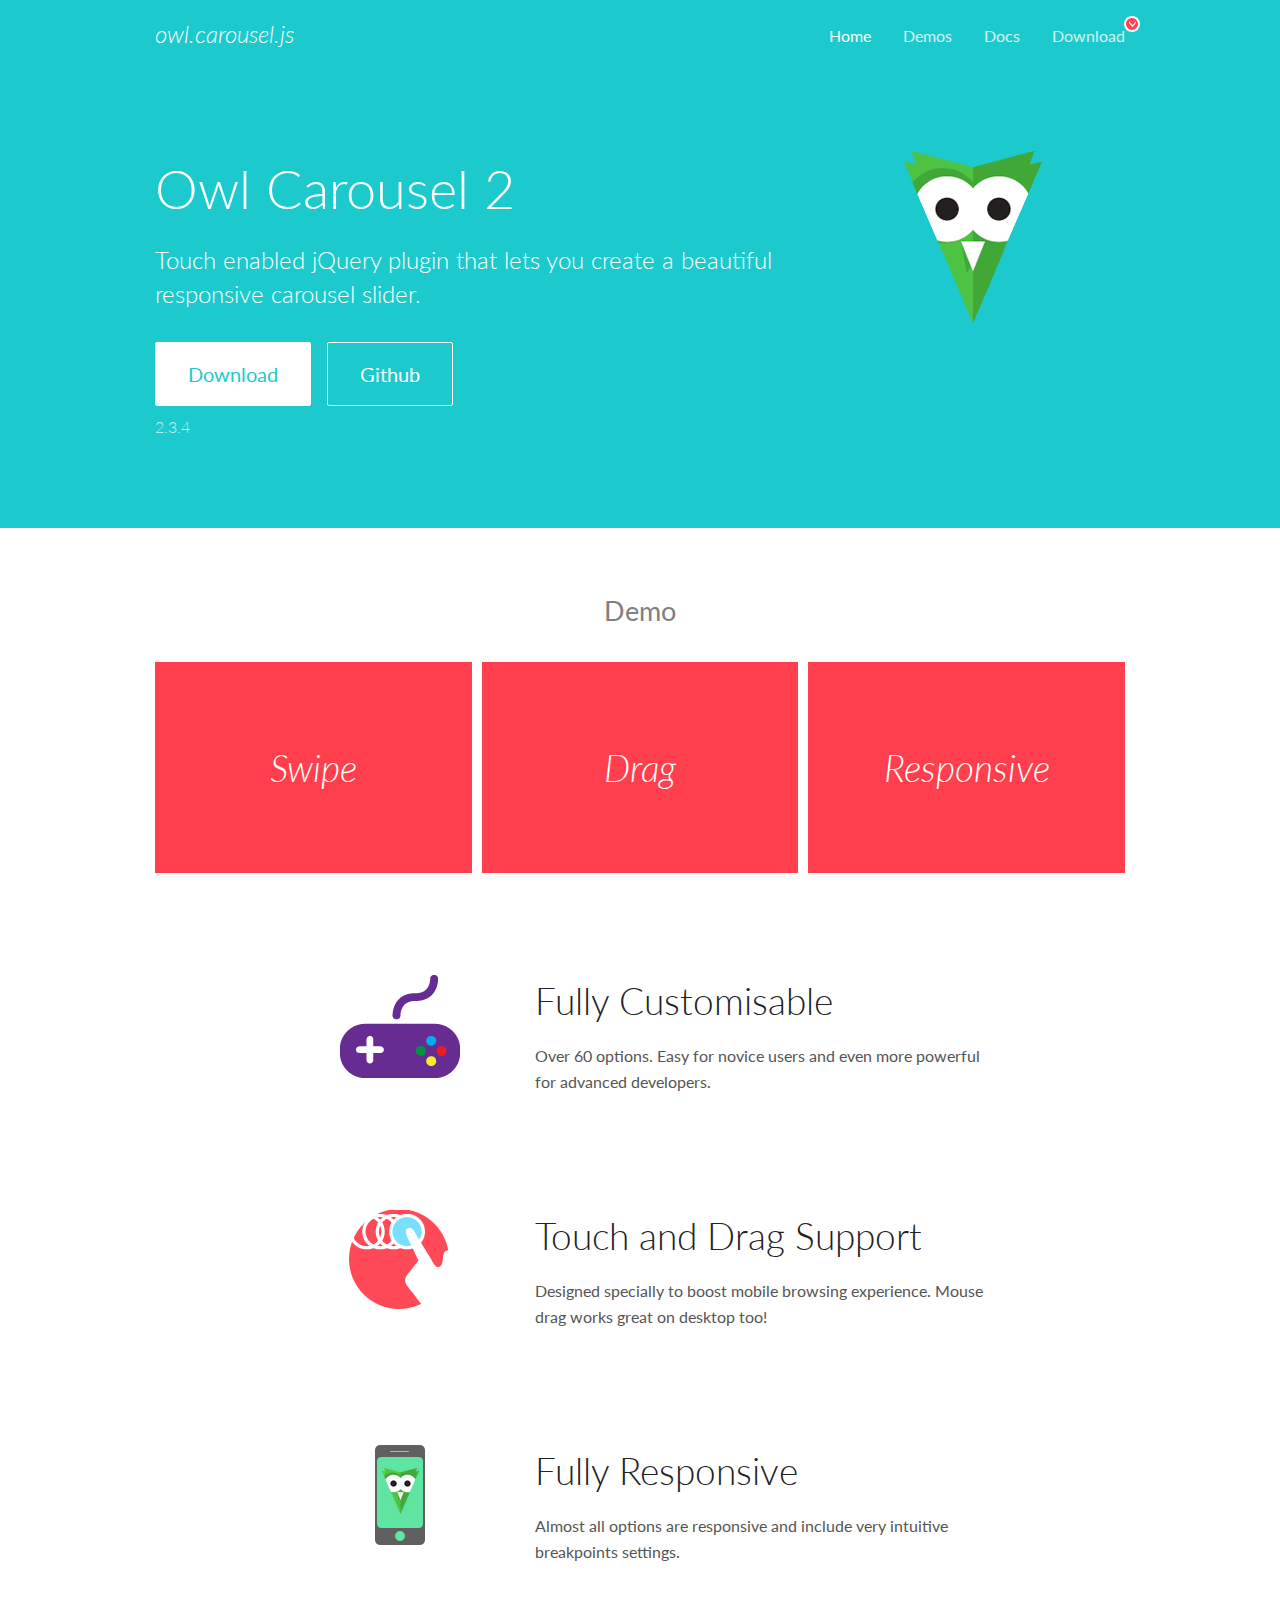
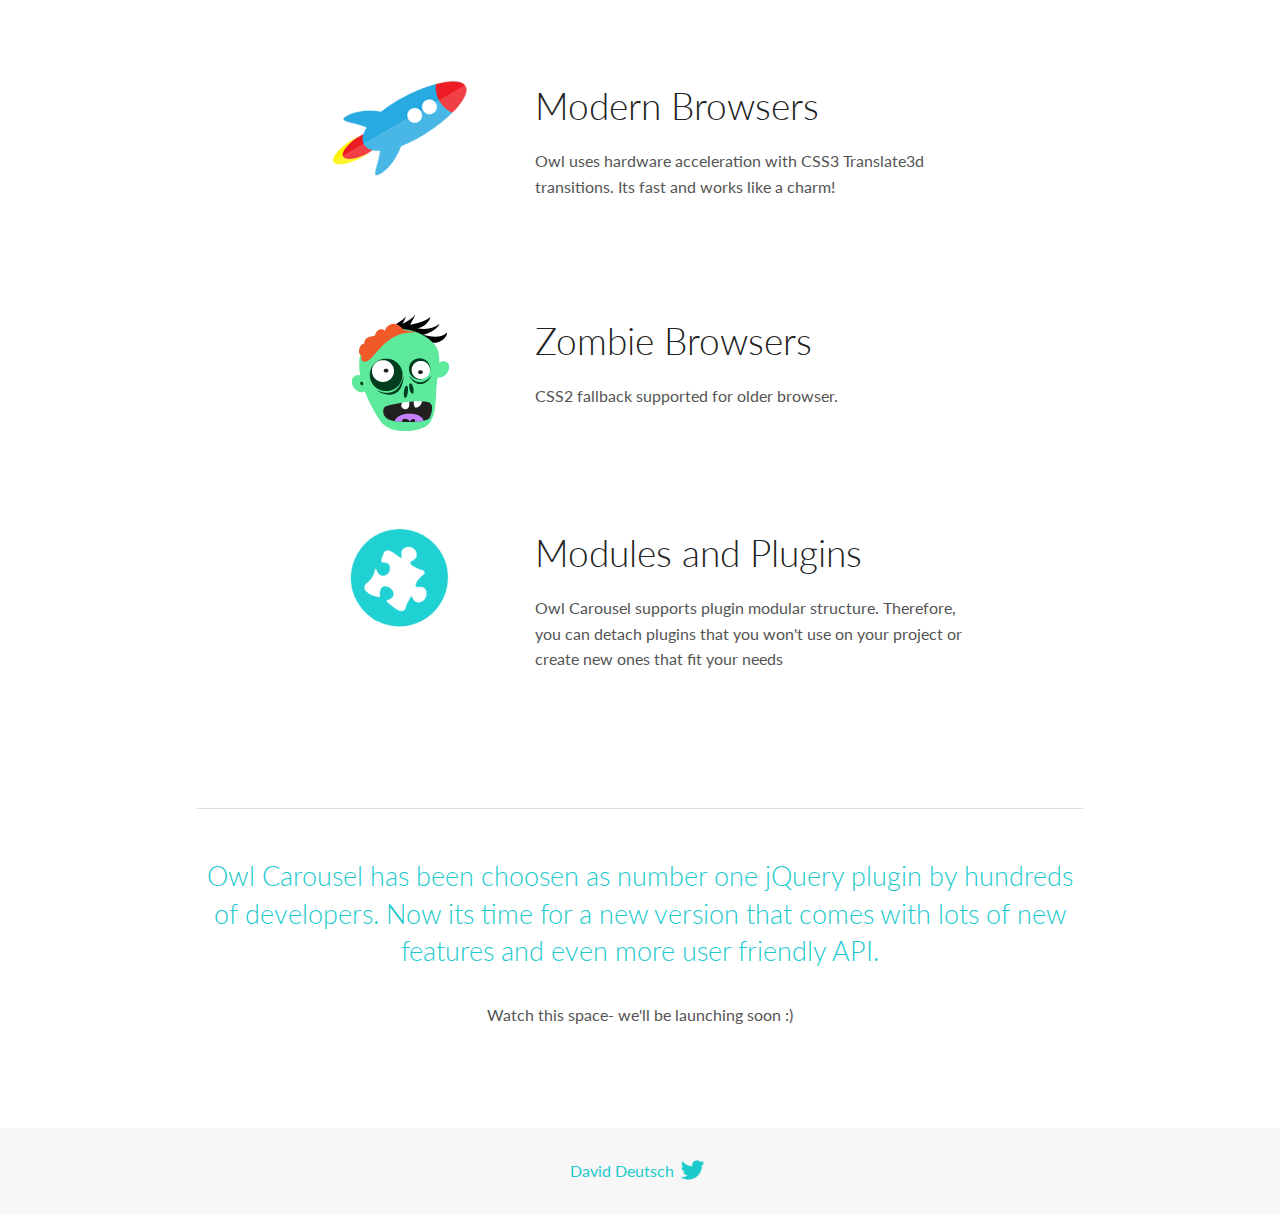
<file: OwlCarousel2-2.3.4/docs/index.html>
<!DOCTYPE html>
<html lang="en">
  <head>

    <!-- head -->
    <meta charset="utf-8">
    <meta name="msapplication-tap-highlight" content="no" />
    <meta name="viewport" content="width=device-width, initial-scale=1.0" />
    <meta name="description" content="Touch enabled jQuery plugin that lets you create beautiful responsive carousel slider.">
    <meta name="author" content="David Deutsch">
    <title>
      Home | Owl Carousel | 2.3.4
    </title>

    <!-- Stylesheets -->
    <link href='https://fonts.googleapis.com/css?family=Lato:300,400,700,400italic,300italic' rel='stylesheet' type='text/css'>
    <link rel="stylesheet" href="assets/css/docs.theme.min.css">

    <!-- Owl Stylesheets -->
    <link rel="stylesheet" href="assets/owlcarousel/assets/owl.carousel.min.css">
    <link rel="stylesheet" href="assets/owlcarousel/assets/owl.theme.default.min.css">

    <!-- HTML5 shim and Respond.js IE8 support of HTML5 elements and media queries -->

    <!--[if lt IE 9]>
      <script src="https://oss.maxcdn.com/libs/html5shiv/3.7.0/html5shiv.js"></script>
      <script src="https://oss.maxcdn.com/libs/respond.js/1.3.0/respond.min.js"></script>
    <![endif]-->

    <!-- Favicons -->
    <link rel="apple-touch-icon-precomposed" sizes="144x144" href="assets/ico/apple-touch-icon-144-precomposed.png">
    <link rel="shortcut icon" href="assets/ico/favicon.png">
    <link rel="shortcut icon" href="favicon.ico">

    <!-- Yeah i know js should not be in header. Its required for demos.-->

    <!-- javascript -->
    <script src="assets/vendors/jquery.min.js"></script>
    <script src="assets/owlcarousel/owl.carousel.js"></script>
  </head>
  <body>

    <!-- header -->
    <header class="header">
      <div class="row">
        <div class="large-12 columns">
          <div class="brand left">
            <h3>
              <a href="/OwlCarousel2/">owl.carousel.js</a> 
            </h3>
          </div>
          <a id="toggle-nav" class="right">
            <span></span> <span></span> <span></span> 
          </a> 
          <div class="nav-bar">
            <ul class="clearfix">
              <li class="active">
                <a href="/OwlCarousel2/index.html">Home</a> 
              </li>
              <li> <a href="/OwlCarousel2/demos/demos.html">Demos</a>  </li>
              <li> <a href="/OwlCarousel2/docs/started-welcome.html">Docs</a>  </li>
              <li>
                <a href="https://github.com/OwlCarousel2/OwlCarousel2/archive/2.3.4.zip">Download</a> 
                <span class="download"></span> 
              </li>
            </ul>
          </div>
        </div>
      </div>
    </header>

    <!-- home panel -->
    <section id="hero">
      <div class="row">
        <div class="large-8 medium-8 columns">
          <h1>Owl Carousel 2</h1>
          <h4>Touch enabled jQuery plugin that lets you create a beautiful responsive carousel slider.</h4>
          <a href="https://github.com/OwlCarousel2/OwlCarousel2/archive/2.3.4.zip" class="hero-button">Download</a> 
          <a href="https://github.com/OwlCarousel2/OwlCarousel2" class="hero-button outline">Github</a> 
          <p>2.3.4</p>
        </div>
        <div class="large-4 medium-4 columns">
          <img class="owl-logo" src="assets/img/owl-logo.png" alt="mr. Owl">
        </div>
      </div>
    </section>

    <!-- body -->
    <div class="home-demo">
      <div class="row">
        <div class="large-12 columns">
          <h3>Demo</h3>
          <div class="owl-carousel">
            <div class="item">
              <h2>Swipe</h2>
            </div>
            <div class="item">
              <h2>Drag</h2>
            </div>
            <div class="item">
              <h2>Responsive</h2>
            </div>
            <div class="item">
              <h2>CSS3</h2>
            </div>
            <div class="item">
              <h2>Fast</h2>
            </div>
            <div class="item">
              <h2>Easy</h2>
            </div>
            <div class="item">
              <h2>Free</h2>
            </div>
            <div class="item">
              <h2>Upgradable</h2>
            </div>
            <div class="item">
              <h2>Tons of options</h2>
            </div>
            <div class="item">
              <h2>Infinity</h2>
            </div>
            <div class="item">
              <h2>Auto Width</h2>
            </div>
          </div>
        </div>
      </div>
    </div>
    <script>
      var owl = $('.owl-carousel');
      owl.owlCarousel({
        margin: 10,
        loop: true,
        responsive: {
          0: {
            items: 1
          },
          600: {
            items: 2
          },
          1000: {
            items: 3
          }
        }
      })
    </script>

    <!-- features -->
    <div id="features">
      <div class="row">
        <div class="small-12 medium-9 small-centered columns">
          <section class="row feature">
            <div class="medium-4 small-12 columns">
              <img src="assets/img/feature-options.png" alt="">
            </div>
            <div class="medium-8 small-12 columns">
              <h2>Fully Customisable</h2>
              <p>Over 60 options. Easy for novice users and even more powerful for advanced developers.</p>
            </div>
          </section>
          <section class="row feature">
            <div class="medium-4 small-12 columns">
              <img src="assets/img/feature-drag.png" alt="">
            </div>
            <div class="medium-8 small-12 columns">
              <h2>Touch and Drag Support</h2>
              <p>Designed specially to boost mobile browsing experience. Mouse drag works great on desktop too!</p>
            </div>
          </section>
          <section class="row feature">
            <div class="medium-4 small-12 columns">
              <img src="assets/img/feature-responsive.png" alt="">
            </div>
            <div class="medium-8 small-12 columns">
              <h2>Fully Responsive</h2>
              <p>Almost all options are responsive and include very intuitive breakpoints settings.</p>
            </div>
          </section>
          <section class="row feature">
            <div class="medium-4 small-12 columns">
              <img src="assets/img/feature-modern.png" alt="">
            </div>
            <div class="medium-8 small-12 columns">
              <h2>Modern Browsers</h2>
              <p>Owl uses hardware acceleration with CSS3 Translate3d transitions. Its fast and works like a charm! </p>
            </div>
          </section>
          <section class="row feature">
            <div class="medium-4 small-12 columns">
              <img src="assets/img/feature-zombie.png" alt="">
            </div>
            <div class="medium-8 small-12 columns">
              <h2>Zombie Browsers</h2>
              <p>CSS2 fallback supported for older browser.</p>
            </div>
          </section>
          <section class="row feature">
            <div class="medium-4 small-12 columns">
              <img src="assets/img/feature-module.png" alt="">
            </div>
            <div class="medium-8 small-12 columns">
              <h2>Modules and Plugins</h2>
              <p>Owl Carousel supports plugin modular structure. Therefore, you can detach plugins that you won&#x27;t use on your project or create new ones that fit your needs</p>
            </div>
          </section>
        </div>
      </div>
    </div>

    <!-- footer -->
    <section id="teaser-text">
      <div class="row">
        <div class="small-12 medium-11 small-centered columns">
          <hr>
          <h3 id="owl-carousel-has-been-choosen-as-number-one-jquery-plugin-by-hundreds-of-developers-now-its-time-for-a-new-version-that-comes-with-lots-of-new-features-and-even-more-user-friendly-api-">Owl Carousel has been choosen as number one jQuery plugin by hundreds of developers. Now its time for a new version that comes with lots of new features and even more user friendly API.</h3>
          <p>Watch this space- we&#39;ll be launching soon :)</p>
        </div>
      </div>
    </section>

    <!-- footer -->
    <footer class="footer">
      <div class="row">
        <div class="large-12 columns">
          <h5>
            <a href="/OwlCarousel2/docs/support-contact.html">David Deutsch</a> 
            <a id="custom-tweet-button" href="https://twitter.com/share?url=https://github.com/OwlCarousel2/OwlCarousel2&text=Owl Carousel - This is so awesome! " target="_blank"></a> 
          </h5>
        </div>
      </div>
    </footer>

    <!-- vendors -->
    <script src="assets/vendors/highlight.js"></script>
    <script src="assets/js/app.js"></script>
  </body>
</html>
</file>
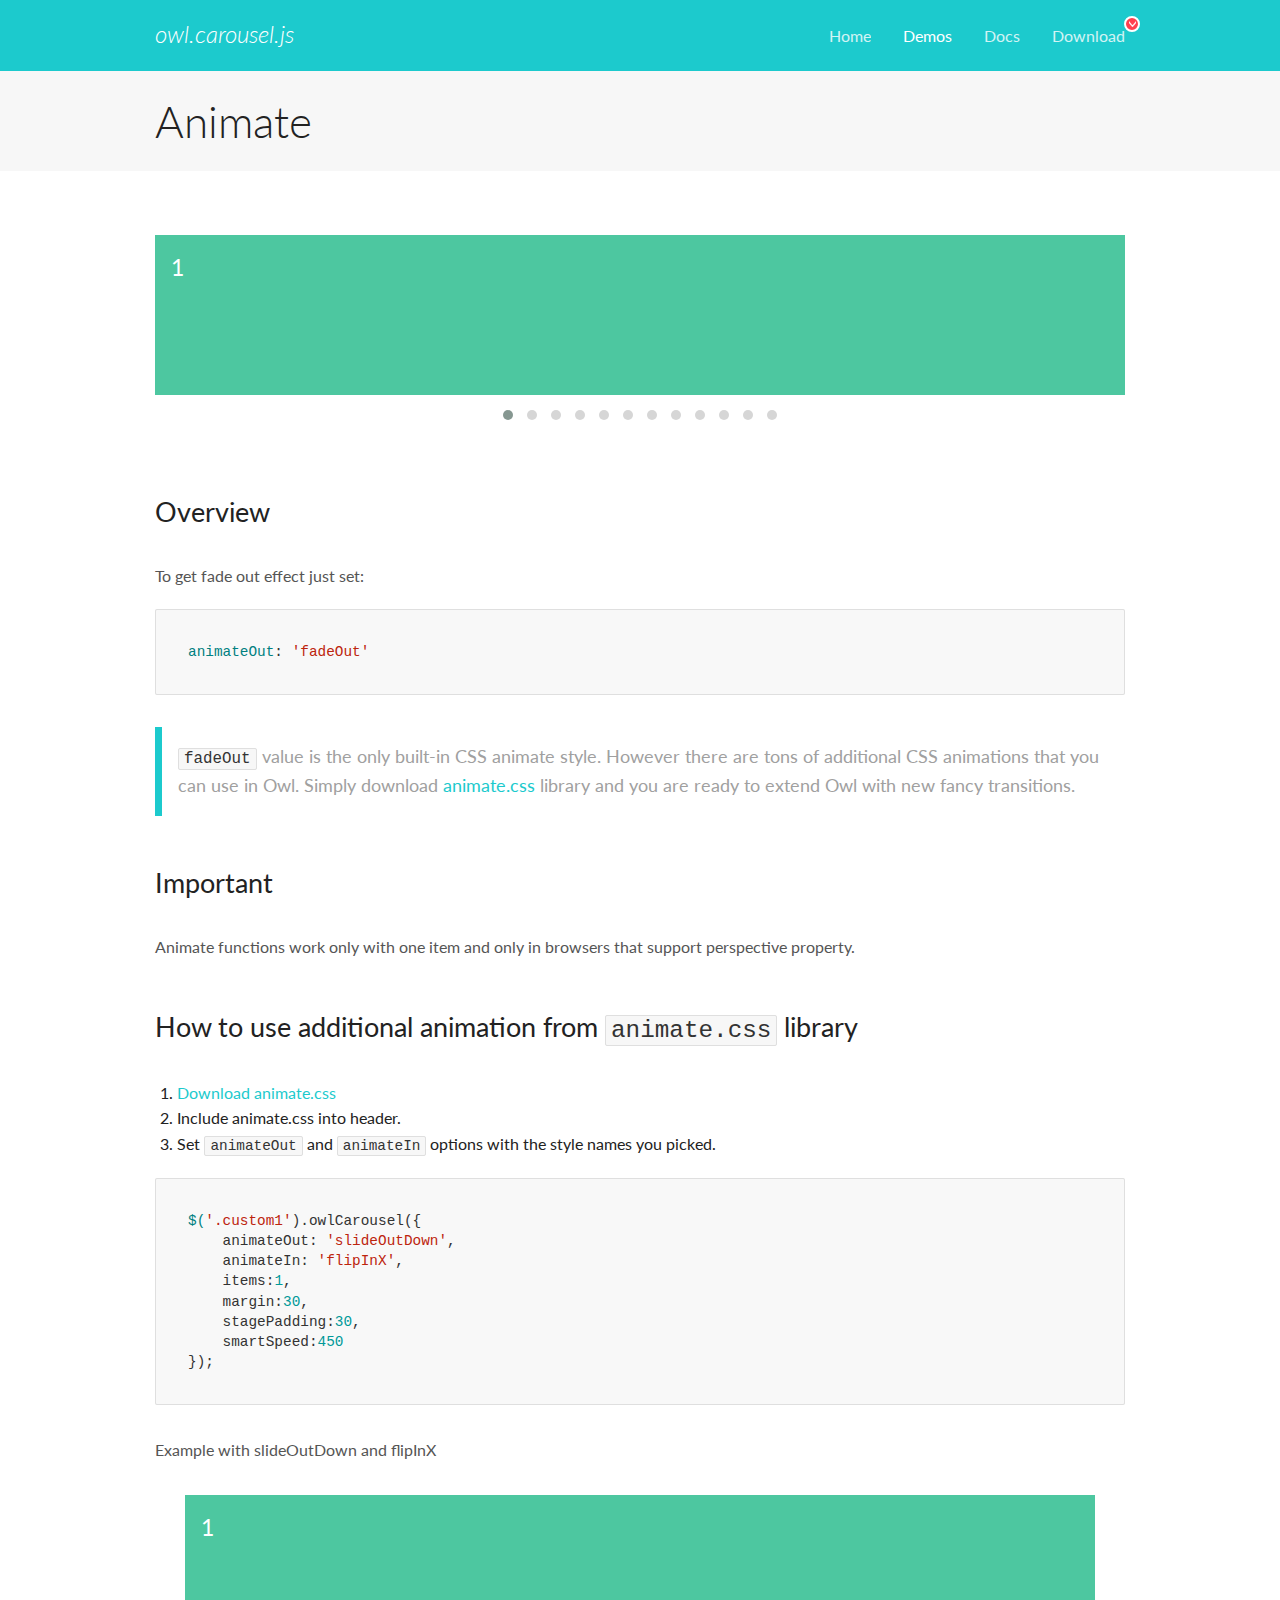
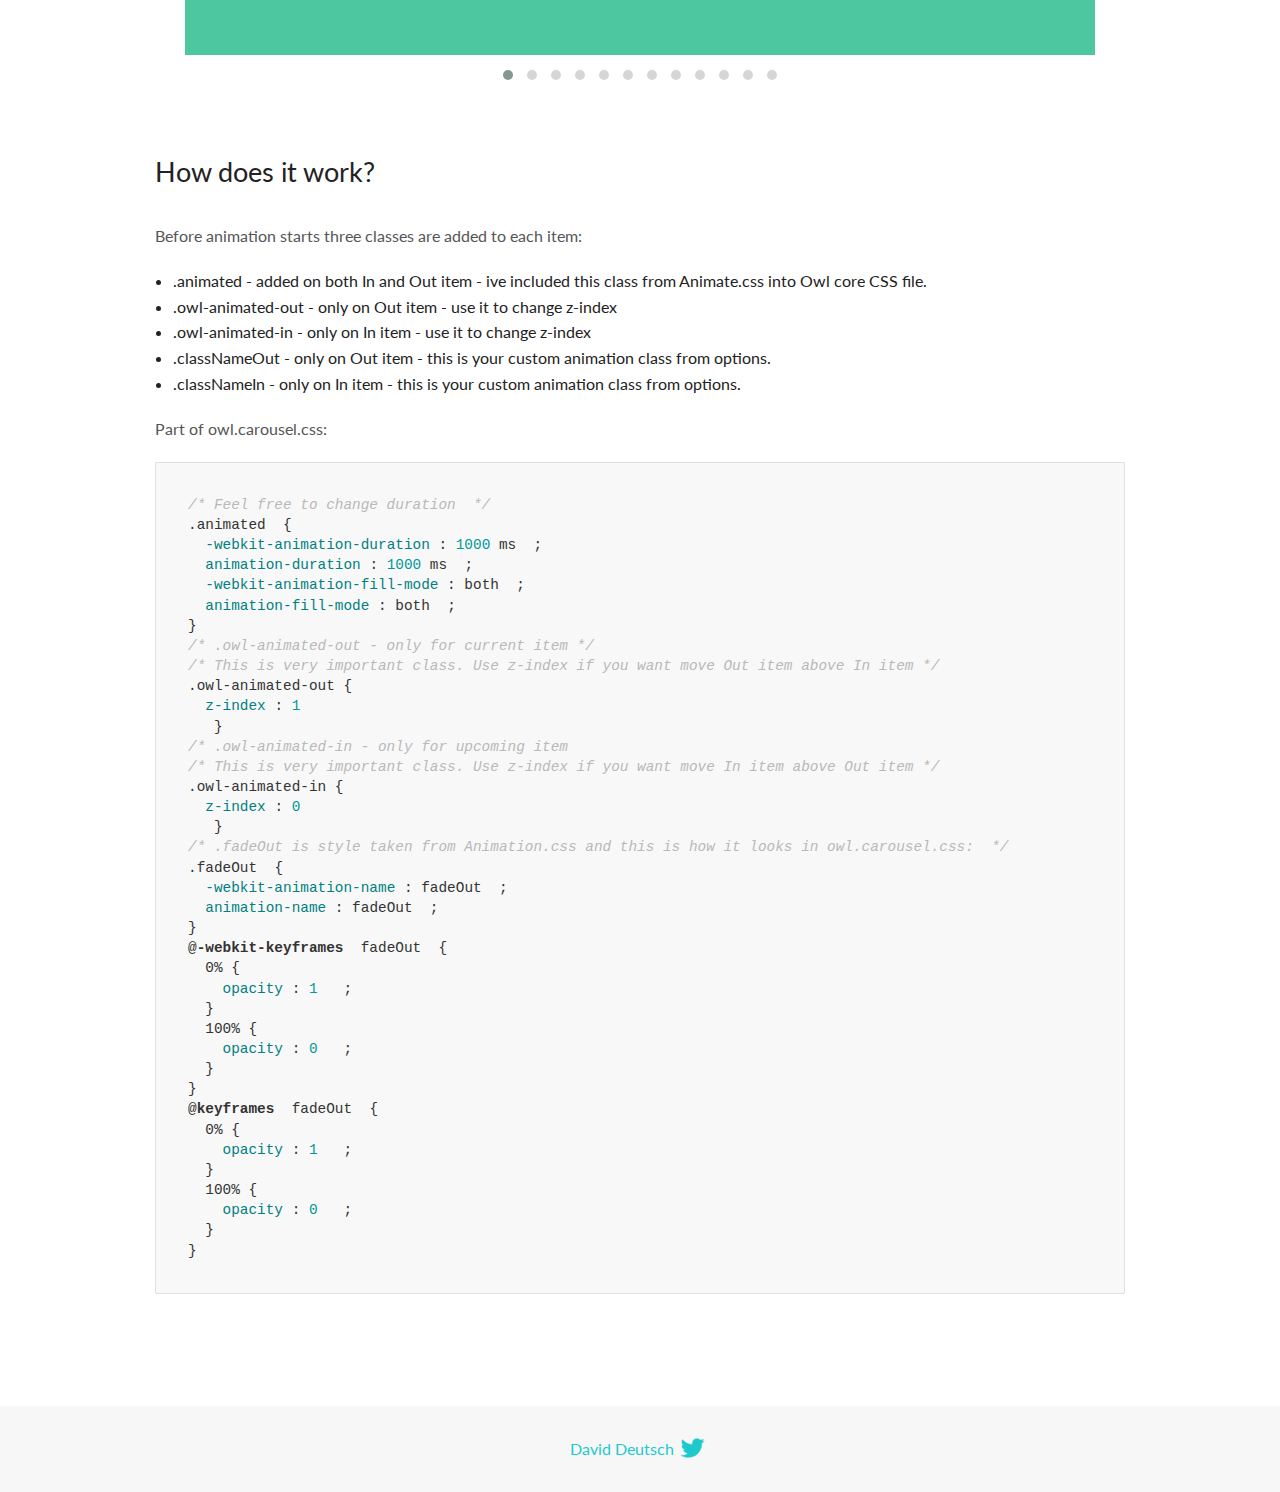
<file: OwlCarousel2-2.3.4/docs/demos/animate.html>
<!DOCTYPE html>
<html lang="en">
  <head>

    <!-- head -->
    <meta charset="utf-8">
    <meta name="msapplication-tap-highlight" content="no" />
    <meta name="viewport" content="width=device-width, initial-scale=1.0" />
    <meta name="description" content="Animate carousel">
    <meta name="author" content="David Deutsch">
    <title>
      Animate Demo | Owl Carousel | 2.3.4
    </title>

    <!-- Stylesheets -->
    <link href='https://fonts.googleapis.com/css?family=Lato:300,400,700,400italic,300italic' rel='stylesheet' type='text/css'>
    <link rel="stylesheet" href="../assets/css/docs.theme.min.css">

    <!-- Owl Stylesheets -->
    <link rel="stylesheet" href="../assets/owlcarousel/assets/owl.carousel.min.css">
    <link rel="stylesheet" href="../assets/owlcarousel/assets/owl.theme.default.min.css">

    <!-- HTML5 shim and Respond.js IE8 support of HTML5 elements and media queries -->

    <!--[if lt IE 9]>
      <script src="https://oss.maxcdn.com/libs/html5shiv/3.7.0/html5shiv.js"></script>
      <script src="https://oss.maxcdn.com/libs/respond.js/1.3.0/respond.min.js"></script>
    <![endif]-->

    <!-- Favicons -->
    <link rel="apple-touch-icon-precomposed" sizes="144x144" href="../assets/ico/apple-touch-icon-144-precomposed.png">
    <link rel="shortcut icon" href="../assets/ico/favicon.png">
    <link rel="shortcut icon" href="favicon.ico">

    <!-- Yeah i know js should not be in header. Its required for demos.-->

    <!-- javascript -->
    <script src="../assets/vendors/jquery.min.js"></script>
    <script src="../assets/owlcarousel/owl.carousel.js"></script>
  </head>
  <body>

    <!-- header -->
    <header class="header">
      <div class="row">
        <div class="large-12 columns">
          <div class="brand left">
            <h3>
              <a href="/OwlCarousel2/">owl.carousel.js</a> 
            </h3>
          </div>
          <a id="toggle-nav" class="right">
            <span></span> <span></span> <span></span> 
          </a> 
          <div class="nav-bar">
            <ul class="clearfix">
              <li> <a href="/OwlCarousel2/index.html">Home</a>  </li>
              <li class="active">
                <a href="/OwlCarousel2/demos/demos.html">Demos</a> 
              </li>
              <li> <a href="/OwlCarousel2/docs/started-welcome.html">Docs</a>  </li>
              <li>
                <a href="https://github.com/OwlCarousel2/OwlCarousel2/archive/2.3.4.zip">Download</a> 
                <span class="download"></span> 
              </li>
            </ul>
          </div>
        </div>
      </div>
    </header>

    <!-- title -->
    <section class="title">
      <div class="row">
        <div class="large-12 columns">
          <h1>Animate</h1>
        </div>
      </div>
    </section>

    <!--  Demos -->
    <section id="demos">
      <div class="row">
        <div class="large-12 columns">
          <div class="fadeOut owl-carousel owl-theme">
            <div class="item">
              <h4>1</h4>
            </div>
            <div class="item">
              <h4>2</h4>
            </div>
            <div class="item">
              <h4>3</h4>
            </div>
            <div class="item">
              <h4>4</h4>
            </div>
            <div class="item">
              <h4>5</h4>
            </div>
            <div class="item">
              <h4>6</h4>
            </div>
            <div class="item">
              <h4>7</h4>
            </div>
            <div class="item">
              <h4>8</h4>
            </div>
            <div class="item">
              <h4>9</h4>
            </div>
            <div class="item">
              <h4>10</h4>
            </div>
            <div class="item">
              <h4>11</h4>
            </div>
            <div class="item">
              <h4>12</h4>
            </div>
          </div>
          <h3 id="overview">Overview</h3>
          <p>To get fade out effect just set:</p>
          <pre><code>animateOut: &#39;fadeOut&#39;</code></pre>
          <blockquote>
            <p><code>fadeOut</code> value is the only built-in CSS animate style. However there are tons of additional CSS animations that you can use in Owl. Simply download
              <a href="https://daneden.github.io/animate.css/">animate.css</a>  library and you are ready to extend Owl with new fancy transitions.</p>
          </blockquote>
          <h3 id="important">Important</h3>
          <p>Animate functions work only with one item and only in browsers that support perspective property.</p>
          <h3 id="how-to-use-additional-animation-from-animate-css-library">How to use additional animation from <code>animate.css</code> library</h3>
          <ol>
            <li> <a href="https://daneden.github.io/animate.css/">Download animate.css</a>  </li>
            <li>Include animate.css into header.</li>
            <li>Set <code>animateOut</code> and <code>animateIn</code> options with the style names you picked.</li>
          </ol>
          <pre><code>$(&#39;.custom1&#39;).owlCarousel({
    animateOut: &#39;slideOutDown&#39;,
    animateIn: &#39;flipInX&#39;,
    items:1,
    margin:30,
    stagePadding:30,
    smartSpeed:450
});</code></pre>
          <p>Example with slideOutDown and flipInX</p>
          <div class="custom1 owl-carousel owl-theme">
            <div class="item">
              <h4>1</h4>
            </div>
            <div class="item">
              <h4>2</h4>
            </div>
            <div class="item">
              <h4>3</h4>
            </div>
            <div class="item">
              <h4>4</h4>
            </div>
            <div class="item">
              <h4>5</h4>
            </div>
            <div class="item">
              <h4>6</h4>
            </div>
            <div class="item">
              <h4>7</h4>
            </div>
            <div class="item">
              <h4>8</h4>
            </div>
            <div class="item">
              <h4>9</h4>
            </div>
            <div class="item">
              <h4>10</h4>
            </div>
            <div class="item">
              <h4>11</h4>
            </div>
            <div class="item">
              <h4>12</h4>
            </div>
          </div>
          <h3 id="how-does-it-work-">How does it work?</h3>
          <p>Before animation starts three classes are added to each item:</p>
          <ul>
            <li>.animated - added on both In and Out item - ive included this class from Animate.css into Owl core CSS file.</li>
            <li>.owl-animated-out - only on Out item - use it to change z-index</li>
            <li>.owl-animated-in - only on In item - use it to change z-index</li>
            <li>.classNameOut - only on Out item - this is your custom animation class from options.</li>
            <li>.classNameIn - only on In item - this is your custom animation class from options.</li>
          </ul>
          <p>Part of owl.carousel.css:</p>
          <pre><code class="language-css"><span class="comment">/* Feel free to change duration  */</span> 
<span class="class">.animated</span>  <span class="rules">{
  <span class="rule"><span class="attribute">-webkit-animation-duration</span> :<span class="value"> <span class="number">1000</span> ms</span> </span> ;
  <span class="rule"><span class="attribute">animation-duration</span> :<span class="value"> <span class="number">1000</span> ms</span> </span> ;
  <span class="rule"><span class="attribute">-webkit-animation-fill-mode</span> :<span class="value"> both</span> </span> ;
  <span class="rule"><span class="attribute">animation-fill-mode</span> :<span class="value"> both</span> </span> ;
<span class="rule">}</span> </span> 
<span class="comment">/* .owl-animated-out - only for current item */</span> 
<span class="comment">/* This is very important class. Use z-index if you want move Out item above In item */</span> 
<span class="class">.owl-animated-out</span> <span class="rules">{
  <span class="rule"><span class="attribute">z-index</span> :<span class="value"> <span class="number">1</span> 
</span> </span> </span> }
<span class="comment">/* .owl-animated-in - only for upcoming item
/* This is very important class. Use z-index if you want move In item above Out item */</span> 
<span class="class">.owl-animated-in</span> <span class="rules">{
  <span class="rule"><span class="attribute">z-index</span> :<span class="value"> <span class="number">0</span> 
</span> </span> </span> }
<span class="comment">/* .fadeOut is style taken from Animation.css and this is how it looks in owl.carousel.css:  */</span> 
<span class="class">.fadeOut</span>  <span class="rules">{
  <span class="rule"><span class="attribute">-webkit-animation-name</span> :<span class="value"> fadeOut</span> </span> ;
  <span class="rule"><span class="attribute">animation-name</span> :<span class="value"> fadeOut</span> </span> ;
<span class="rule">}</span> </span> 
<span class="at_rule">@<span class="keyword">-webkit-keyframes</span>  fadeOut </span> {
  0% <span class="rules">{
    <span class="rule"><span class="attribute">opacity</span> :<span class="value"> <span class="number">1</span> </span> </span> ;
  <span class="rule">}</span> </span> 
  100% <span class="rules">{
    <span class="rule"><span class="attribute">opacity</span> :<span class="value"> <span class="number">0</span> </span> </span> ;
  <span class="rule">}</span> </span> 
}
<span class="at_rule">@<span class="keyword">keyframes</span>  fadeOut </span> {
  0% <span class="rules">{
    <span class="rule"><span class="attribute">opacity</span> :<span class="value"> <span class="number">1</span> </span> </span> ;
  <span class="rule">}</span> </span> 
  100% <span class="rules">{
    <span class="rule"><span class="attribute">opacity</span> :<span class="value"> <span class="number">0</span> </span> </span> ;
  <span class="rule">}</span> </span> 
}</code></pre>
          <link rel="stylesheet" href="../assets/css/animate.css">
          <script>
            jQuery(document).ready(function($) {
              $('.fadeOut').owlCarousel({
                items: 1,
                animateOut: 'fadeOut',
                loop: true,
                margin: 10,
              });
              $('.custom1').owlCarousel({
                animateOut: 'slideOutDown',
                animateIn: 'flipInX',
                items: 1,
                margin: 30,
                stagePadding: 30,
                smartSpeed: 450
              });
            });
          </script>
        </div>
      </div>
    </section>

    <!-- footer -->
    <footer class="footer">
      <div class="row">
        <div class="large-12 columns">
          <h5>
            <a href="/OwlCarousel2/docs/support-contact.html">David Deutsch</a> 
            <a id="custom-tweet-button" href="https://twitter.com/share?url=https://github.com/OwlCarousel2/OwlCarousel2&text=Owl Carousel - This is so awesome! " target="_blank"></a> 
          </h5>
        </div>
      </div>
    </footer>

    <!-- vendors -->
    <script src="../assets/vendors/highlight.js"></script>
    <script src="../assets/js/app.js"></script>
  </body>
</html>
</file>
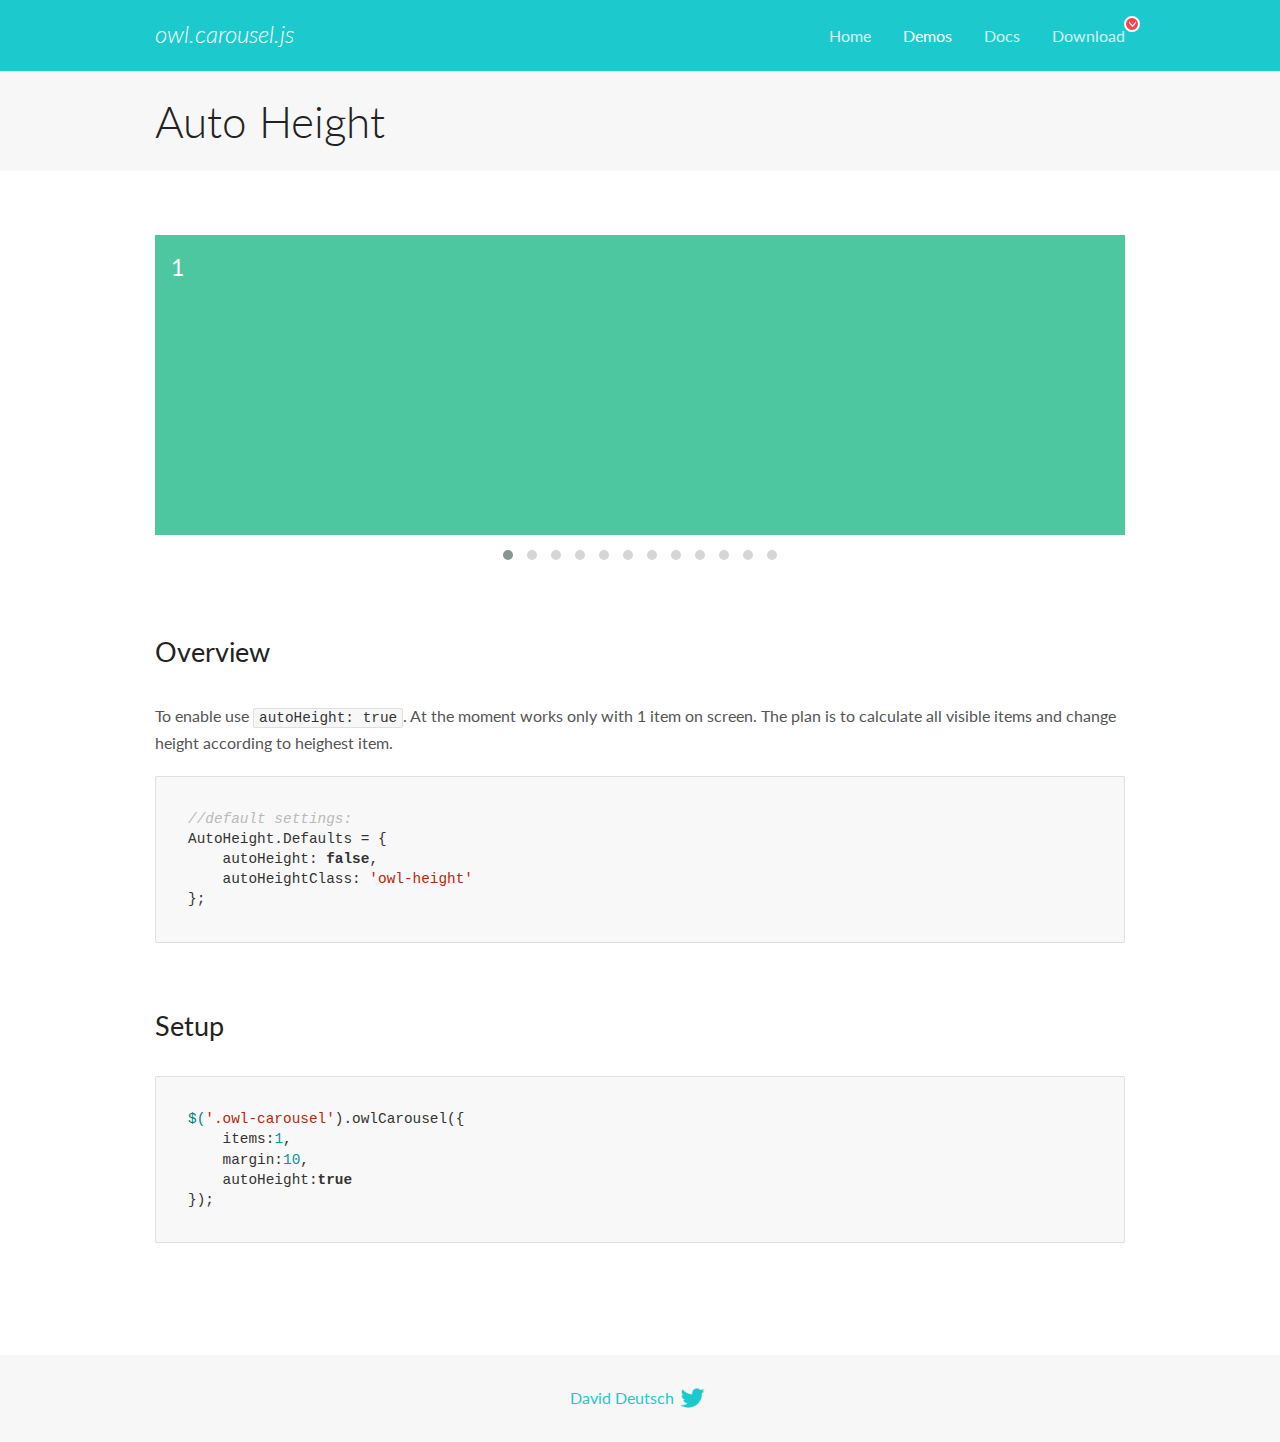
<file: OwlCarousel2-2.3.4/docs/demos/autoheight.html>
<!DOCTYPE html>
<html lang="en">
  <head>

    <!-- head -->
    <meta charset="utf-8">
    <meta name="msapplication-tap-highlight" content="no" />
    <meta name="viewport" content="width=device-width, initial-scale=1.0" />
    <meta name="description" content="autoHeight usage demo">
    <meta name="author" content="David Deutsch">
    <title>
      Auto Height Demo | Owl Carousel | 2.3.4
    </title>

    <!-- Stylesheets -->
    <link href='https://fonts.googleapis.com/css?family=Lato:300,400,700,400italic,300italic' rel='stylesheet' type='text/css'>
    <link rel="stylesheet" href="../assets/css/docs.theme.min.css">

    <!-- Owl Stylesheets -->
    <link rel="stylesheet" href="../assets/owlcarousel/assets/owl.carousel.min.css">
    <link rel="stylesheet" href="../assets/owlcarousel/assets/owl.theme.default.min.css">

    <!-- HTML5 shim and Respond.js IE8 support of HTML5 elements and media queries -->

    <!--[if lt IE 9]>
      <script src="https://oss.maxcdn.com/libs/html5shiv/3.7.0/html5shiv.js"></script>
      <script src="https://oss.maxcdn.com/libs/respond.js/1.3.0/respond.min.js"></script>
    <![endif]-->

    <!-- Favicons -->
    <link rel="apple-touch-icon-precomposed" sizes="144x144" href="../assets/ico/apple-touch-icon-144-precomposed.png">
    <link rel="shortcut icon" href="../assets/ico/favicon.png">
    <link rel="shortcut icon" href="favicon.ico">

    <!-- Yeah i know js should not be in header. Its required for demos.-->

    <!-- javascript -->
    <script src="../assets/vendors/jquery.min.js"></script>
    <script src="../assets/owlcarousel/owl.carousel.js"></script>
  </head>
  <body>

    <!-- header -->
    <header class="header">
      <div class="row">
        <div class="large-12 columns">
          <div class="brand left">
            <h3>
              <a href="/OwlCarousel2/">owl.carousel.js</a> 
            </h3>
          </div>
          <a id="toggle-nav" class="right">
            <span></span> <span></span> <span></span> 
          </a> 
          <div class="nav-bar">
            <ul class="clearfix">
              <li> <a href="/OwlCarousel2/index.html">Home</a>  </li>
              <li class="active">
                <a href="/OwlCarousel2/demos/demos.html">Demos</a> 
              </li>
              <li> <a href="/OwlCarousel2/docs/started-welcome.html">Docs</a>  </li>
              <li>
                <a href="https://github.com/OwlCarousel2/OwlCarousel2/archive/2.3.4.zip">Download</a> 
                <span class="download"></span> 
              </li>
            </ul>
          </div>
        </div>
      </div>
    </header>

    <!-- title -->
    <section class="title">
      <div class="row">
        <div class="large-12 columns">
          <h1>Auto Height</h1>
        </div>
      </div>
    </section>

    <!--  Demos -->
    <section id="demos">
      <div class="row">
        <div class="large-12 columns">
          <div class="owl-carousel owl-theme">
            <div class="item" style="height:300px">
              <h4>1</h4>
            </div>
            <div class="item" style="height:100px">
              <h4>2</h4>
            </div>
            <div class="item" style="height:500px">
              <h4>3</h4>
            </div>
            <div class="item" style="height:250px">
              <h4>4</h4>
            </div>
            <div class="item" style="height:400px">
              <h4>5</h4>
            </div>
            <div class="item" style="height:500px">
              <h4>6</h4>
            </div>
            <div class="item" style="height:600px">
              <h4>7</h4>
            </div>
            <div class="item" style="height:400px">
              <h4>8</h4>
            </div>
            <div class="item" style="height:300px">
              <h4>9</h4>
            </div>
            <div class="item" style="height:350px">
              <h4>10</h4>
            </div>
            <div class="item" style="height:200px">
              <h4>11</h4>
            </div>
            <div class="item" style="height:150px">
              <h4>12</h4>
            </div>
          </div>
          <h3 id="overview">Overview</h3>
          <p>To enable use <code>autoHeight: true</code>. At the moment works only with 1 item on screen. The plan is to calculate all visible items and change height according to heighest item.</p>
          <pre><code>//default settings:
AutoHeight.Defaults = {
    autoHeight: false,
    autoHeightClass: &#39;owl-height&#39;
};</code></pre>
          <h3 id="setup">Setup</h3>
          <pre><code>$(&#39;.owl-carousel&#39;).owlCarousel({
    items:1,
    margin:10,
    autoHeight:true
});</code></pre>
          <script>
            $(document).ready(function() {
              $('.owl-carousel').owlCarousel({
                items: 1,
                margin: 10,
                autoHeight: true
              });
            })
          </script>
        </div>
      </div>
    </section>

    <!-- footer -->
    <footer class="footer">
      <div class="row">
        <div class="large-12 columns">
          <h5>
            <a href="/OwlCarousel2/docs/support-contact.html">David Deutsch</a> 
            <a id="custom-tweet-button" href="https://twitter.com/share?url=https://github.com/OwlCarousel2/OwlCarousel2&text=Owl Carousel - This is so awesome! " target="_blank"></a> 
          </h5>
        </div>
      </div>
    </footer>

    <!-- vendors -->
    <script src="../assets/vendors/highlight.js"></script>
    <script src="../assets/js/app.js"></script>
  </body>
</html>
</file>
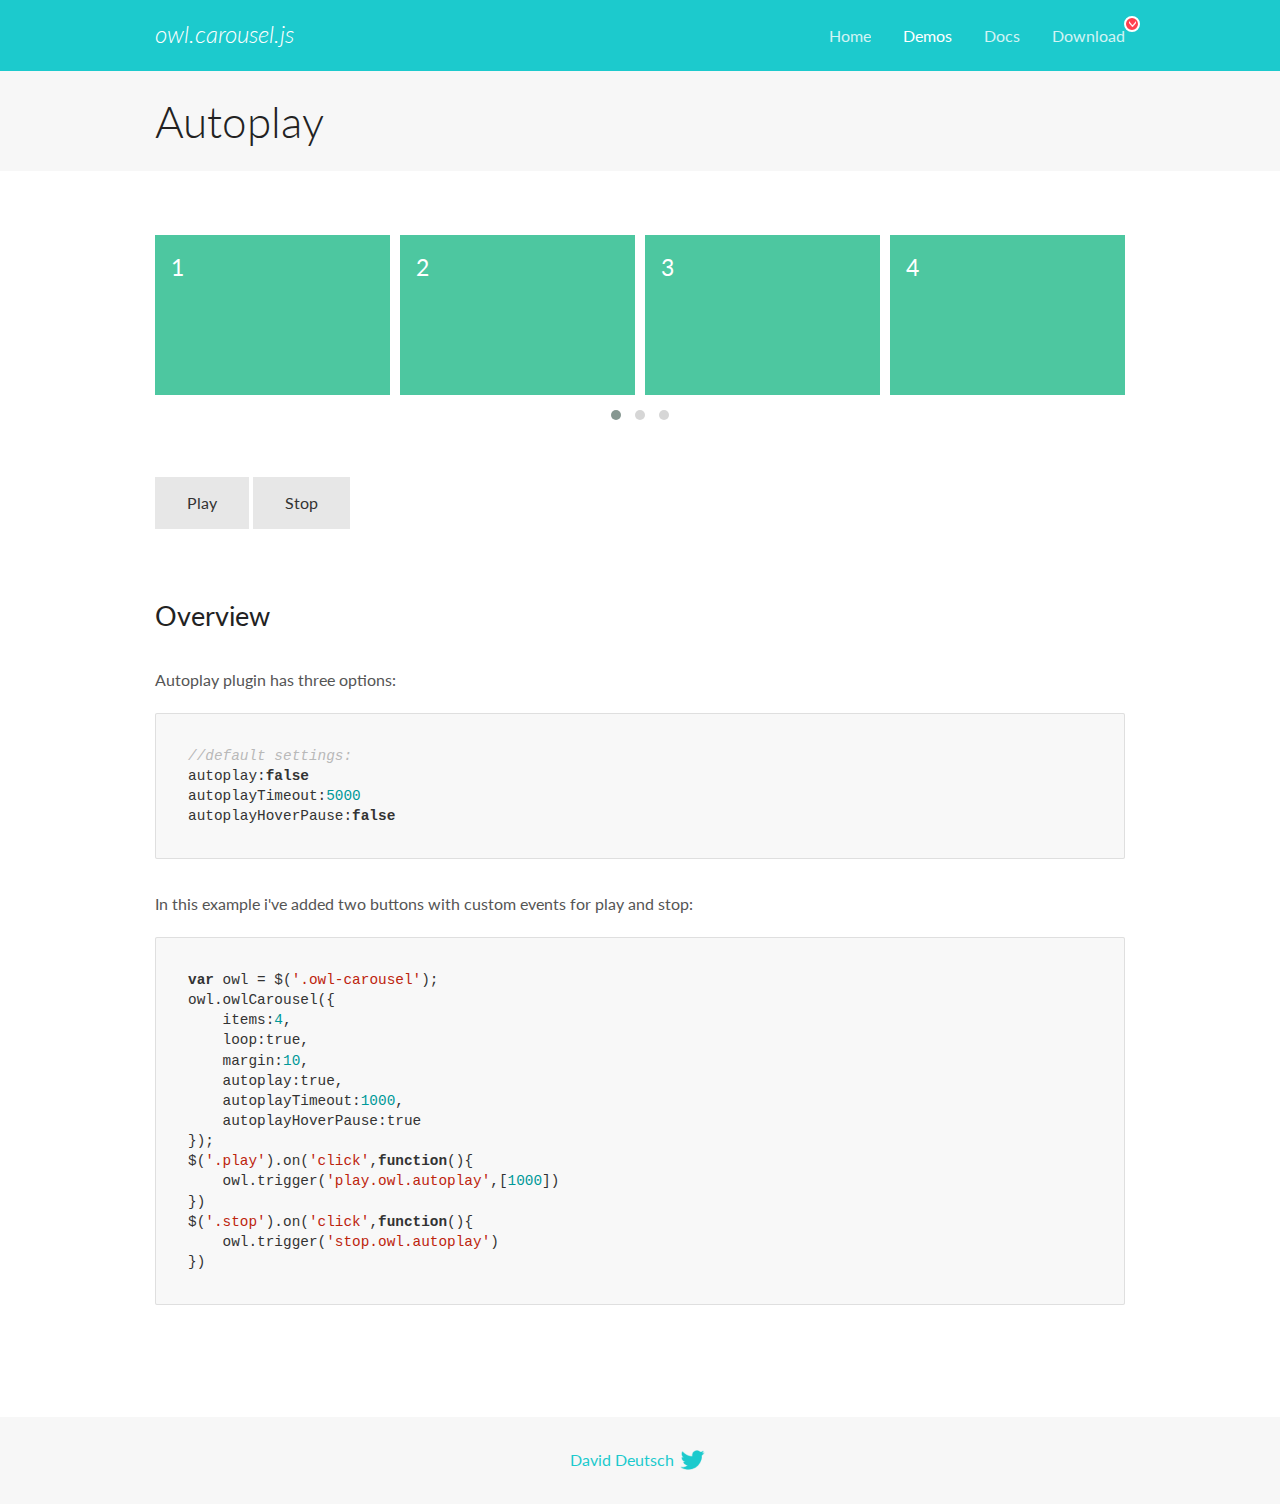
<file: OwlCarousel2-2.3.4/docs/demos/autoplay.html>
<!DOCTYPE html>
<html lang="en">
  <head>

    <!-- head -->
    <meta charset="utf-8">
    <meta name="msapplication-tap-highlight" content="no" />
    <meta name="viewport" content="width=device-width, initial-scale=1.0" />
    <meta name="description" content="Autoplay usage demo">
    <meta name="author" content="David Deutsch">
    <title>
      Autoplay Demo | Owl Carousel | 2.3.4
    </title>

    <!-- Stylesheets -->
    <link href='https://fonts.googleapis.com/css?family=Lato:300,400,700,400italic,300italic' rel='stylesheet' type='text/css'>
    <link rel="stylesheet" href="../assets/css/docs.theme.min.css">

    <!-- Owl Stylesheets -->
    <link rel="stylesheet" href="../assets/owlcarousel/assets/owl.carousel.min.css">
    <link rel="stylesheet" href="../assets/owlcarousel/assets/owl.theme.default.min.css">

    <!-- HTML5 shim and Respond.js IE8 support of HTML5 elements and media queries -->

    <!--[if lt IE 9]>
      <script src="https://oss.maxcdn.com/libs/html5shiv/3.7.0/html5shiv.js"></script>
      <script src="https://oss.maxcdn.com/libs/respond.js/1.3.0/respond.min.js"></script>
    <![endif]-->

    <!-- Favicons -->
    <link rel="apple-touch-icon-precomposed" sizes="144x144" href="../assets/ico/apple-touch-icon-144-precomposed.png">
    <link rel="shortcut icon" href="../assets/ico/favicon.png">
    <link rel="shortcut icon" href="favicon.ico">

    <!-- Yeah i know js should not be in header. Its required for demos.-->

    <!-- javascript -->
    <script src="../assets/vendors/jquery.min.js"></script>
    <script src="../assets/owlcarousel/owl.carousel.js"></script>
  </head>
  <body>

    <!-- header -->
    <header class="header">
      <div class="row">
        <div class="large-12 columns">
          <div class="brand left">
            <h3>
              <a href="/OwlCarousel2/">owl.carousel.js</a> 
            </h3>
          </div>
          <a id="toggle-nav" class="right">
            <span></span> <span></span> <span></span> 
          </a> 
          <div class="nav-bar">
            <ul class="clearfix">
              <li> <a href="/OwlCarousel2/index.html">Home</a>  </li>
              <li class="active">
                <a href="/OwlCarousel2/demos/demos.html">Demos</a> 
              </li>
              <li> <a href="/OwlCarousel2/docs/started-welcome.html">Docs</a>  </li>
              <li>
                <a href="https://github.com/OwlCarousel2/OwlCarousel2/archive/2.3.4.zip">Download</a> 
                <span class="download"></span> 
              </li>
            </ul>
          </div>
        </div>
      </div>
    </header>

    <!-- title -->
    <section class="title">
      <div class="row">
        <div class="large-12 columns">
          <h1>Autoplay</h1>
        </div>
      </div>
    </section>

    <!--  Demos -->
    <section id="demos">
      <div class="row">
        <div class="large-12 columns">
          <div class="owl-carousel owl-theme">
            <div class="item">
              <h4>1</h4>
            </div>
            <div class="item">
              <h4>2</h4>
            </div>
            <div class="item">
              <h4>3</h4>
            </div>
            <div class="item">
              <h4>4</h4>
            </div>
            <div class="item">
              <h4>5</h4>
            </div>
            <div class="item">
              <h4>6</h4>
            </div>
            <div class="item">
              <h4>7</h4>
            </div>
            <div class="item">
              <h4>8</h4>
            </div>
            <div class="item">
              <h4>9</h4>
            </div>
            <div class="item">
              <h4>10</h4>
            </div>
            <div class="item">
              <h4>11</h4>
            </div>
            <div class="item">
              <h4>12</h4>
            </div>
          </div>
          <a class="button secondary play">Play</a> 
          <a class="button secondary stop">Stop</a> 
          <h3 id="overview">Overview</h3>
          <p>Autoplay plugin has three options:</p>
          <pre><code>//default settings:
autoplay:false
autoplayTimeout:5000
autoplayHoverPause:false</code></pre>
          <p>In this example i&#39;ve added two buttons with custom events for play and stop:</p>
          <pre><code>var owl = $(&#39;.owl-carousel&#39;);
owl.owlCarousel({
    items:4,
    loop:true,
    margin:10,
    autoplay:true,
    autoplayTimeout:1000,
    autoplayHoverPause:true
});
$(&#39;.play&#39;).on(&#39;click&#39;,function(){
    owl.trigger(&#39;play.owl.autoplay&#39;,[1000])
})
$(&#39;.stop&#39;).on(&#39;click&#39;,function(){
    owl.trigger(&#39;stop.owl.autoplay&#39;)
})</code></pre>
          <script>
            $(document).ready(function() {
              var owl = $('.owl-carousel');
              owl.owlCarousel({
                items: 4,
                loop: true,
                margin: 10,
                autoplay: true,
                autoplayTimeout: 1000,
                autoplayHoverPause: true
              });
              $('.play').on('click', function() {
                owl.trigger('play.owl.autoplay', [1000])
              })
              $('.stop').on('click', function() {
                owl.trigger('stop.owl.autoplay')
              })
            })
          </script>
        </div>
      </div>
    </section>

    <!-- footer -->
    <footer class="footer">
      <div class="row">
        <div class="large-12 columns">
          <h5>
            <a href="/OwlCarousel2/docs/support-contact.html">David Deutsch</a> 
            <a id="custom-tweet-button" href="https://twitter.com/share?url=https://github.com/OwlCarousel2/OwlCarousel2&text=Owl Carousel - This is so awesome! " target="_blank"></a> 
          </h5>
        </div>
      </div>
    </footer>

    <!-- vendors -->
    <script src="../assets/vendors/highlight.js"></script>
    <script src="../assets/js/app.js"></script>
  </body>
</html>
</file>
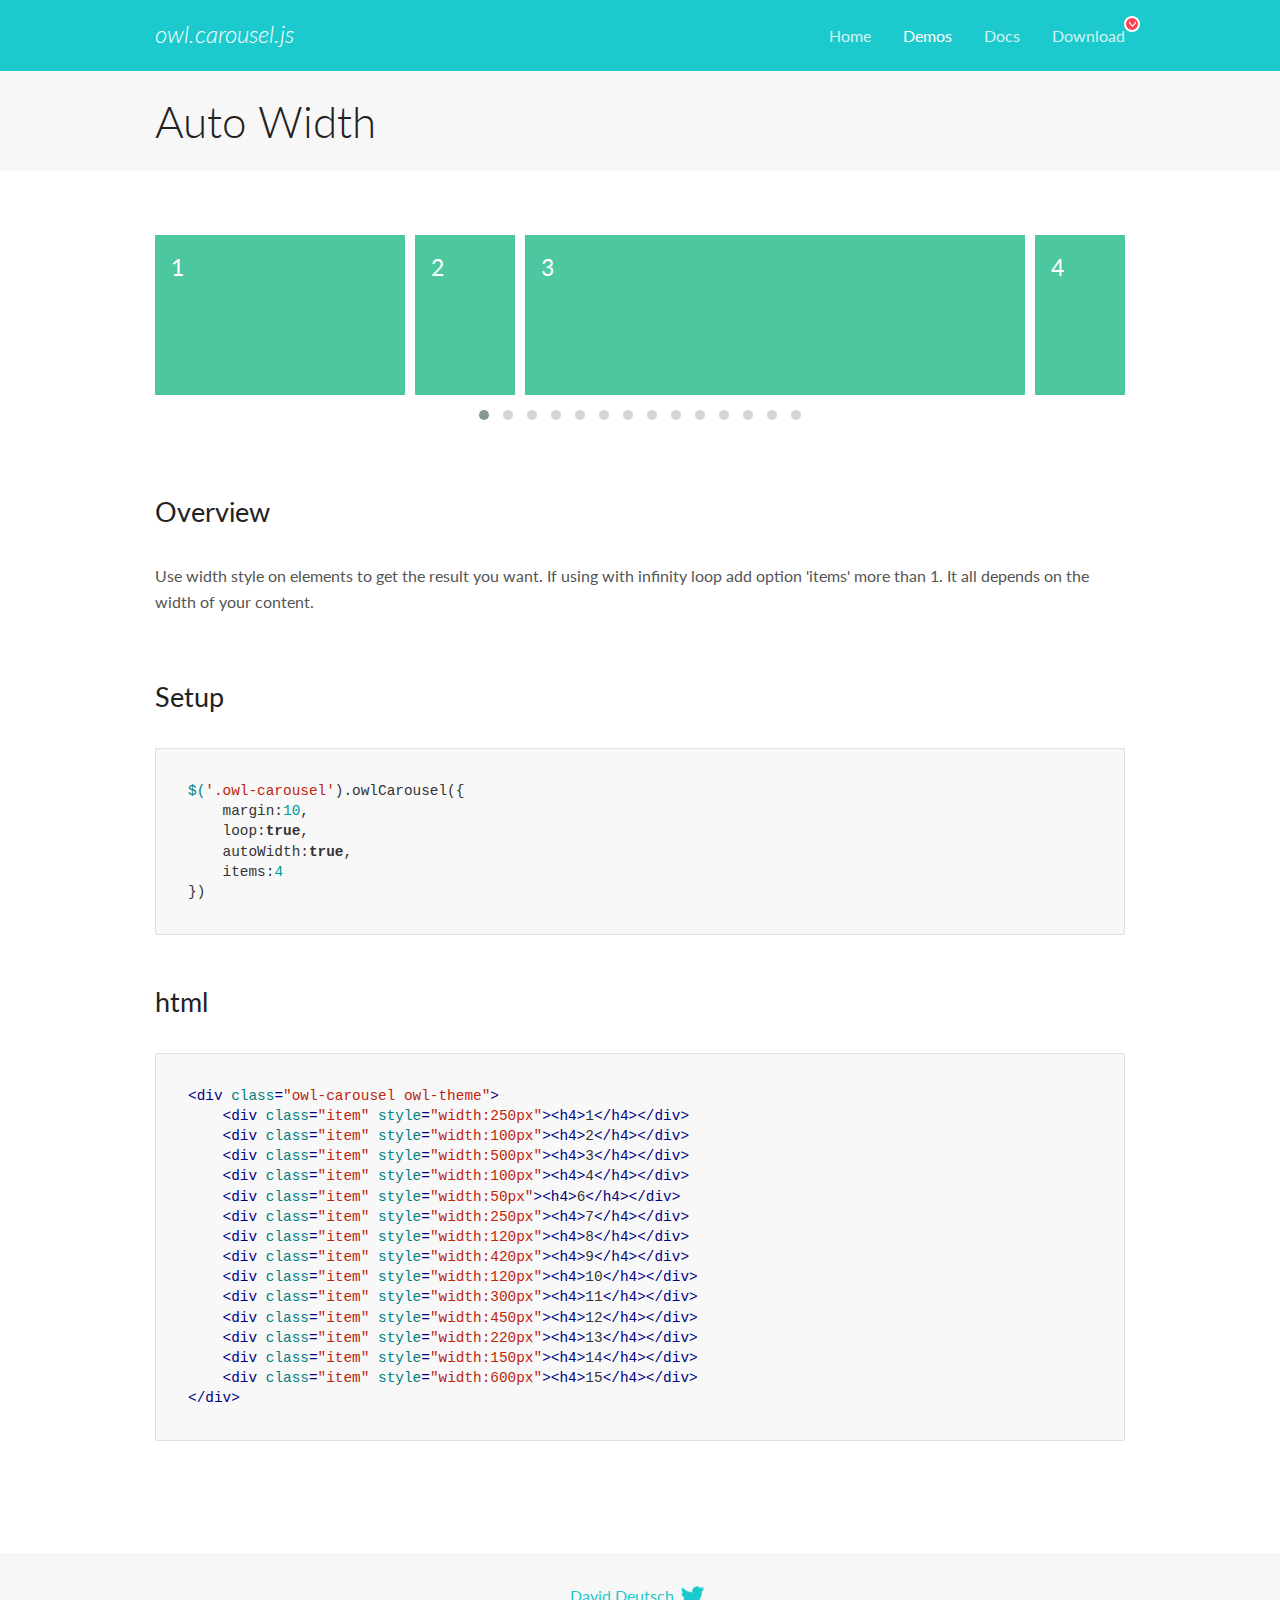
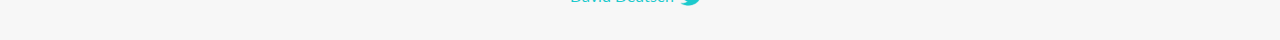
<file: OwlCarousel2-2.3.4/docs/demos/autowidth.html>
<!DOCTYPE html>
<html lang="en">
  <head>

    <!-- head -->
    <meta charset="utf-8">
    <meta name="msapplication-tap-highlight" content="no" />
    <meta name="viewport" content="width=device-width, initial-scale=1.0" />
    <meta name="description" content="Auto Width">
    <meta name="author" content="David Deutsch">
    <title>
      Auto Width Demo | Owl Carousel | 2.3.4
    </title>

    <!-- Stylesheets -->
    <link href='https://fonts.googleapis.com/css?family=Lato:300,400,700,400italic,300italic' rel='stylesheet' type='text/css'>
    <link rel="stylesheet" href="../assets/css/docs.theme.min.css">

    <!-- Owl Stylesheets -->
    <link rel="stylesheet" href="../assets/owlcarousel/assets/owl.carousel.min.css">
    <link rel="stylesheet" href="../assets/owlcarousel/assets/owl.theme.default.min.css">

    <!-- HTML5 shim and Respond.js IE8 support of HTML5 elements and media queries -->

    <!--[if lt IE 9]>
      <script src="https://oss.maxcdn.com/libs/html5shiv/3.7.0/html5shiv.js"></script>
      <script src="https://oss.maxcdn.com/libs/respond.js/1.3.0/respond.min.js"></script>
    <![endif]-->

    <!-- Favicons -->
    <link rel="apple-touch-icon-precomposed" sizes="144x144" href="../assets/ico/apple-touch-icon-144-precomposed.png">
    <link rel="shortcut icon" href="../assets/ico/favicon.png">
    <link rel="shortcut icon" href="favicon.ico">

    <!-- Yeah i know js should not be in header. Its required for demos.-->

    <!-- javascript -->
    <script src="../assets/vendors/jquery.min.js"></script>
    <script src="../assets/owlcarousel/owl.carousel.js"></script>
  </head>
  <body>

    <!-- header -->
    <header class="header">
      <div class="row">
        <div class="large-12 columns">
          <div class="brand left">
            <h3>
              <a href="/OwlCarousel2/">owl.carousel.js</a> 
            </h3>
          </div>
          <a id="toggle-nav" class="right">
            <span></span> <span></span> <span></span> 
          </a> 
          <div class="nav-bar">
            <ul class="clearfix">
              <li> <a href="/OwlCarousel2/index.html">Home</a>  </li>
              <li class="active">
                <a href="/OwlCarousel2/demos/demos.html">Demos</a> 
              </li>
              <li> <a href="/OwlCarousel2/docs/started-welcome.html">Docs</a>  </li>
              <li>
                <a href="https://github.com/OwlCarousel2/OwlCarousel2/archive/2.3.4.zip">Download</a> 
                <span class="download"></span> 
              </li>
            </ul>
          </div>
        </div>
      </div>
    </header>

    <!-- title -->
    <section class="title">
      <div class="row">
        <div class="large-12 columns">
          <h1>Auto Width</h1>
        </div>
      </div>
    </section>

    <!--  Demos -->
    <section id="demos">
      <div class="row">
        <div class="large-12 columns">
          <div class="owl-carousel owl-theme">
            <div class="item" style="width:250px">
              <h4>1</h4>
            </div>
            <div class="item" style="width:100px">
              <h4>2</h4>
            </div>
            <div class="item" style="width:500px">
              <h4>3</h4>
            </div>
            <div class="item" style="width:100px">
              <h4>4</h4>
            </div>
            <div class="item" style="width:50px">
              <h4>6</h4>
            </div>
            <div class="item" style="width:250px">
              <h4>7</h4>
            </div>
            <div class="item" style="width:120px">
              <h4>8</h4>
            </div>
            <div class="item" style="width:420px">
              <h4>9</h4>
            </div>
            <div class="item" style="width:120px">
              <h4>10</h4>
            </div>
            <div class="item" style="width:300px">
              <h4>11</h4>
            </div>
            <div class="item" style="width:450px">
              <h4>12</h4>
            </div>
            <div class="item" style="width:220px">
              <h4>13</h4>
            </div>
            <div class="item" style="width:150px">
              <h4>14</h4>
            </div>
            <div class="item" style="width:600px">
              <h4>15</h4>
            </div>
          </div>
          <h3 id="overview">Overview</h3>
          <p>Use width style on elements to get the result you want. If using with infinity loop add option &#39;items&#39; more than 1. It all depends on the width of your content.</p>
          <h3 id="setup">Setup</h3>
          <pre><code>$(&#39;.owl-carousel&#39;).owlCarousel({
    margin:10,
    loop:true,
    autoWidth:true,
    items:4
})</code></pre>
          <h3 id="html">html</h3>
          <pre><code>&lt;div class=&quot;owl-carousel owl-theme&quot;&gt;
    &lt;div class=&quot;item&quot; style=&quot;width:250px&quot;&gt;&lt;h4&gt;1&lt;/h4&gt;&lt;/div&gt;
    &lt;div class=&quot;item&quot; style=&quot;width:100px&quot;&gt;&lt;h4&gt;2&lt;/h4&gt;&lt;/div&gt;
    &lt;div class=&quot;item&quot; style=&quot;width:500px&quot;&gt;&lt;h4&gt;3&lt;/h4&gt;&lt;/div&gt;
    &lt;div class=&quot;item&quot; style=&quot;width:100px&quot;&gt;&lt;h4&gt;4&lt;/h4&gt;&lt;/div&gt;
    &lt;div class=&quot;item&quot; style=&quot;width:50px&quot;&gt;&lt;h4&gt;6&lt;/h4&gt;&lt;/div&gt;
    &lt;div class=&quot;item&quot; style=&quot;width:250px&quot;&gt;&lt;h4&gt;7&lt;/h4&gt;&lt;/div&gt;
    &lt;div class=&quot;item&quot; style=&quot;width:120px&quot;&gt;&lt;h4&gt;8&lt;/h4&gt;&lt;/div&gt;
    &lt;div class=&quot;item&quot; style=&quot;width:420px&quot;&gt;&lt;h4&gt;9&lt;/h4&gt;&lt;/div&gt;
    &lt;div class=&quot;item&quot; style=&quot;width:120px&quot;&gt;&lt;h4&gt;10&lt;/h4&gt;&lt;/div&gt;
    &lt;div class=&quot;item&quot; style=&quot;width:300px&quot;&gt;&lt;h4&gt;11&lt;/h4&gt;&lt;/div&gt;
    &lt;div class=&quot;item&quot; style=&quot;width:450px&quot;&gt;&lt;h4&gt;12&lt;/h4&gt;&lt;/div&gt;
    &lt;div class=&quot;item&quot; style=&quot;width:220px&quot;&gt;&lt;h4&gt;13&lt;/h4&gt;&lt;/div&gt;
    &lt;div class=&quot;item&quot; style=&quot;width:150px&quot;&gt;&lt;h4&gt;14&lt;/h4&gt;&lt;/div&gt;
    &lt;div class=&quot;item&quot; style=&quot;width:600px&quot;&gt;&lt;h4&gt;15&lt;/h4&gt;&lt;/div&gt;
&lt;/div&gt;</code></pre>
          <script>
            $(document).ready(function() {
              $('.owl-carousel').owlCarousel({
                margin: 10,
                loop: true,
                autoWidth: true,
                items: 4
              })
            })
          </script>
        </div>
      </div>
    </section>

    <!-- footer -->
    <footer class="footer">
      <div class="row">
        <div class="large-12 columns">
          <h5>
            <a href="/OwlCarousel2/docs/support-contact.html">David Deutsch</a> 
            <a id="custom-tweet-button" href="https://twitter.com/share?url=https://github.com/OwlCarousel2/OwlCarousel2&text=Owl Carousel - This is so awesome! " target="_blank"></a> 
          </h5>
        </div>
      </div>
    </footer>

    <!-- vendors -->
    <script src="../assets/vendors/highlight.js"></script>
    <script src="../assets/js/app.js"></script>
  </body>
</html>
</file>
